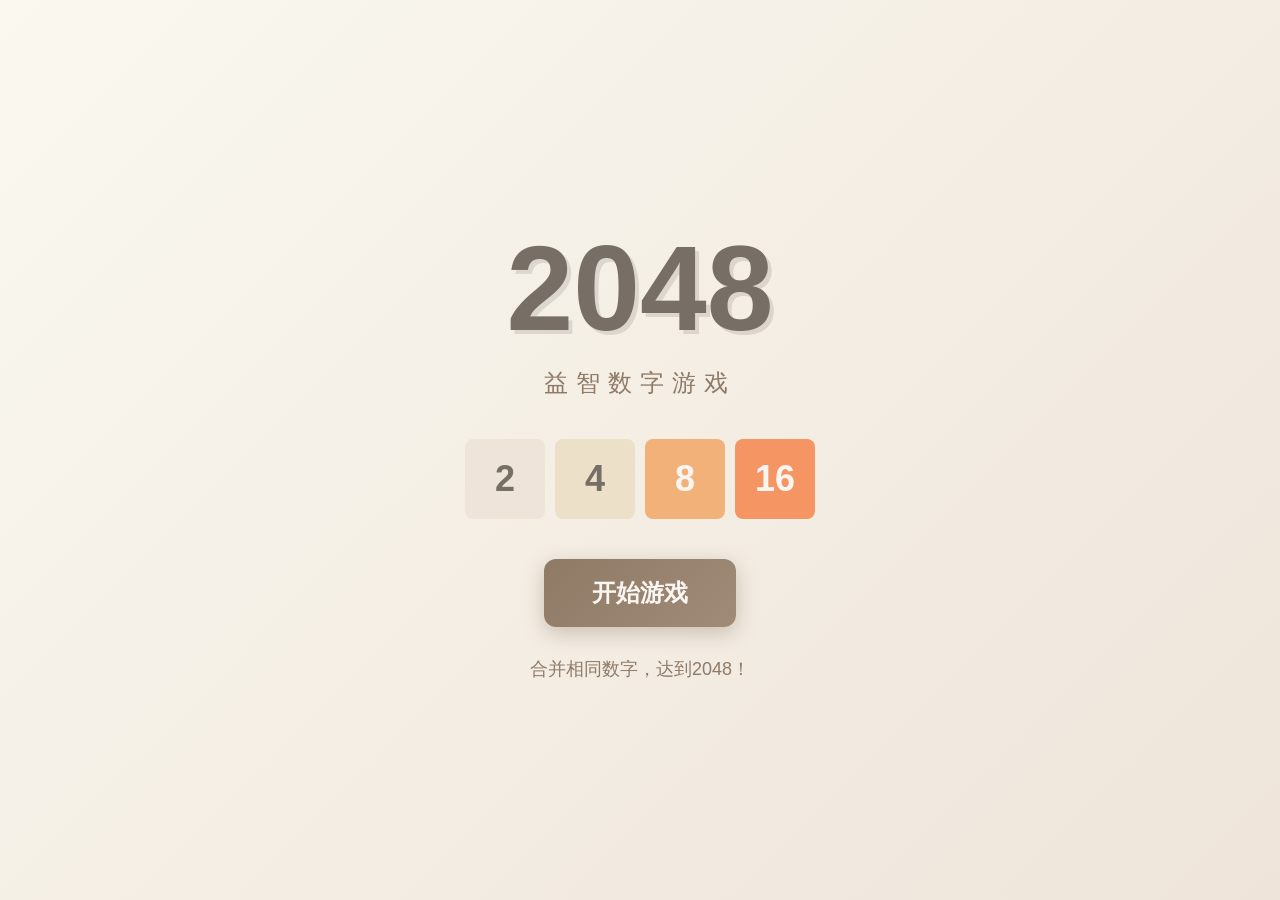
<file: index.html>
<!DOCTYPE html>
<html lang="zh-CN">
<head>
    <meta charset="UTF-8">
    <meta name="viewport" content="width=device-width, initial-scale=1.0, maximum-scale=1.0, user-scalable=no, viewport-fit=cover">
    <title>2048 小游戏</title>
    <link rel="stylesheet" href="style.css">
</head>
<body>
    <div class="splash-screen" id="splash-screen">
        <div class="splash-content">
            <div class="splash-title-container">
                <h1 class="splash-title">2048</h1>
                <div class="splash-subtitle">益智数字游戏</div>
            </div>
            <div class="splash-grid">
                <div class="splash-tile splash-tile-2">2</div>
                <div class="splash-tile splash-tile-4">4</div>
                <div class="splash-tile splash-tile-8">8</div>
                <div class="splash-tile splash-tile-16">16</div>
            </div>
            <button class="splash-start-button" id="splash-start-button">开始游戏</button>
            <div class="splash-info">
                <p>合并相同数字，达到2048！</p>
            </div>
        </div>
    </div>
    
    <div class="container" id="game-container">
        <div class="heading">
            <h1 class="title">2048</h1>
            <div class="scores-container">
                <div class="score-container">
                    <div class="score-label">得分</div>
                    <div class="score-value" id="score">0</div>
                </div>
                <div class="score-container">
                    <div class="score-label">最佳</div>
                    <div class="score-value" id="best-score">0</div>
                </div>
            </div>
        </div>
        
        <div class="above-game">
            <p class="game-intro">
                <strong>玩法:</strong> 使用 <strong>方向键</strong> 或 <strong>WASD</strong> 或 <strong></strong>滑动</strong> 移动方块。按 <strong>Ctrl+Z</strong> 撤销上一步。
            </p>
            <div class="buttons-container">
                <button class="restart-button" id="restart-button">新游戏</button>
                <button class="undo-button" id="undo-button" disabled>撤销</button>
            </div>
        </div>

        <div class="game-container">
            <div class="game-message" id="game-message">
                <p></p>
                <div class="lower">
                    <button class="keep-playing-button" id="keep-playing-button">继续</button>
                    <button class="retry-button" id="retry-button">再试一次</button>
                </div>
            </div>

            <div class="grid-container">
                <div class="grid-row">
                    <div class="grid-cell"></div>
                    <div class="grid-cell"></div>
                    <div class="grid-cell"></div>
                    <div class="grid-cell"></div>
                </div>
                <div class="grid-row">
                    <div class="grid-cell"></div>
                    <div class="grid-cell"></div>
                    <div class="grid-cell"></div>
                    <div class="grid-cell"></div>
                </div>
                <div class="grid-row">
                    <div class="grid-cell"></div>
                    <div class="grid-cell"></div>
                    <div class="grid-cell"></div>
                    <div class="grid-cell"></div>
                </div>
                <div class="grid-row">
                    <div class="grid-cell"></div>
                    <div class="grid-cell"></div>
                    <div class="grid-cell"></div>
                    <div class="grid-cell"></div>
                </div>
            </div>

            <div class="tile-container" id="tile-container"></div>
        </div>

        <p class="game-explanation">
            <strong class="important">提示:</strong> 尽量保持大数字方块在一个角落，并有序排列其他方块，这样更容易合并！
        </p>
    </div>

    <script src="script.js"></script>
</body>
</html>
</file>
<file: style.css>
/* 基础重置与字体 */
* {
    box-sizing: border-box;
    margin: 0;
    padding: 0;
}

html, body {
    font-family: "Clear Sans", "Helvetica Neue", Arial, sans-serif;
    font-size: 18px;
    background: #faf8ef;
    color: #776e65;
    overflow-x: hidden;
    touch-action: none;
    min-height: 100vh;
}

/* 开场界面 */
.splash-screen {
    position: fixed;
    top: 0;
    left: 0;
    width: 100%;
    height: 100%;
    background: linear-gradient(135deg, #faf8ef 0%, #eee4da 100%);
    display: flex;
    justify-content: center;
    align-items: center;
    z-index: 1000;
    animation: fadeIn 0.5s ease;
}

.splash-content {
    text-align: center;
    animation: slideUp 0.8s ease;
}

.splash-title-container {
    margin-bottom: 40px;
}

.splash-title {
    font-size: 120px;
    font-weight: bold;
    color: #776e65;
    margin: 0;
    text-shadow: 4px 4px 0 rgba(0, 0, 0, 0.1);
    animation: bounce 1s ease infinite;
}

.splash-subtitle {
    font-size: 24px;
    color: #8f7a66;
    margin-top: 10px;
    letter-spacing: 8px;
    text-transform: uppercase;
}

.splash-grid {
    display: flex;
    justify-content: center;
    gap: 10px;
    margin-bottom: 40px;
    perspective: 1000px;
}

.splash-tile {
    width: 80px;
    height: 80px;
    border-radius: 8px;
    display: flex;
    justify-content: center;
    align-items: center;
    font-size: 36px;
    font-weight: bold;
    animation: float 2s ease-in-out infinite;
}

.splash-tile-2 {
    background: #eee4da;
    color: #776e65;
    animation-delay: 0s;
}

.splash-tile-4 {
    background: #ede0c8;
    color: #776e65;
    animation-delay: 0.2s;
}

.splash-tile-8 {
    background: #f2b179;
    color: #f9f6f2;
    animation-delay: 0.4s;
}

.splash-tile-16 {
    background: #f59563;
    color: #f9f6f2;
    animation-delay: 0.6s;
}

.splash-start-button {
    background: linear-gradient(135deg, #8f7a66 0%, #9f8b77 100%);
    border: none;
    border-radius: 12px;
    padding: 18px 48px;
    color: #f9f6f2;
    font-size: 24px;
    font-weight: bold;
    cursor: pointer;
    transition: all 0.3s ease;
    box-shadow: 0 6px 20px rgba(143, 122, 102, 0.4);
}

.splash-start-button:hover {
    transform: translateY(-3px);
    box-shadow: 0 10px 30px rgba(143, 122, 102, 0.5);
}

.splash-start-button:active {
    transform: translateY(-1px);
}

.splash-info {
    margin-top: 30px;
}

.splash-info p {
    font-size: 18px;
    color: #8f7a66;
}

/* 开场动画 */
@keyframes fadeIn {
    from {
        opacity: 0;
    }
    to {
        opacity: 1;
    }
}

@keyframes slideUp {
    from {
        opacity: 0;
        transform: translateY(30px);
    }
    to {
        opacity: 1;
        transform: translateY(0);
    }
}

@keyframes bounce {
    0%, 100% {
        transform: scale(1);
    }
    50% {
        transform: scale(1.05);
    }
}

@keyframes float {
    0%, 100% {
        transform: translateY(0) rotateY(0deg);
    }
    50% {
        transform: translateY(-15px) rotateY(5deg);
    }
}

/* 游戏淡入动画 */
.game-fade-in {
    animation: gameFadeIn 0.5s ease;
}

@keyframes gameFadeIn {
    from {
        opacity: 0;
        transform: translateY(20px);
    }
    to {
        opacity: 1;
        transform: translateY(0);
    }
}

/* 容器 */
.container {
    width: 500px;
    margin: 0 auto;
    padding: 20px;
}

/* 头部区域 */
.heading {
    display: flex;
    justify-content: space-between;
    align-items: center;
    margin-bottom: 20px;
}

.title {
    font-size: 80px;
    font-weight: bold;
    color: #776e65;
    margin: 0;
}

.scores-container {
    display: flex;
    gap: 10px;
}

.score-container {
    background: #bbada0;
    padding: 10px 20px;
    border-radius: 6px;
    text-align: center;
    min-width: 80px;
}

.score-label {
    font-size: 13px;
    color: #eee4da;
    text-transform: uppercase;
    font-weight: bold;
}

.score-value {
    font-size: 25px;
    font-weight: bold;
    color: #ffffff;
    transition: transform 0.15s ease;
}

.score-value.score-changed {
    animation: score-pop 0.3s ease;
}

@keyframes score-pop {
    0% {
        transform: scale(1);
    }
    50% {
        transform: scale(1.3);
    }
    100% {
        transform: scale(1);
    }
}

/* 游戏上方区域 */
.above-game {
    display: flex;
    justify-content: space-between;
    align-items: center;
    margin-bottom: 20px;
}

.buttons-container {
    display: flex;
    align-items: center;
}

.game-intro {
    width: 60%;
    line-height: 1.65;
    font-size: 18px;
}

.restart-button {
    background: #8f7a66;
    border: none;
    border-radius: 3px;
    padding: 10px 20px;
    color: #f9f6f2;
    font-size: 18px;
    font-weight: bold;
    cursor: pointer;
    transition: background 0.2s ease;
}

.restart-button:hover {
    background: #9f8a76;
}

.undo-button {
    background: #8f7a66;
    border: none;
    border-radius: 3px;
    padding: 10px 20px;
    color: #f9f6f2;
    font-size: 18px;
    font-weight: bold;
    cursor: pointer;
    transition: background 0.2s ease;
    margin-left: 10px;
}

.undo-button:hover:not(:disabled) {
    background: #9f8a76;
}

.undo-button:disabled {
    background: #ccc;
    cursor: not-allowed;
    opacity: 0.5;
}

/* 游戏主容器 */
.game-container {
    position: relative;
    background: #bbada0;
    border-radius: 6px;
    width: 500px;
    height: 500px;
    padding: 15px;
    touch-action: none;
}

/* 消息弹窗 */
.game-message {
    display: none;
    position: absolute;
    top: 0;
    left: 0;
    right: 0;
    bottom: 0;
    background: rgba(238, 228, 218, 0.73);
    z-index: 100;
    flex-direction: column;
    align-items: center;
    justify-content: center;
    text-align: center;
    border-radius: 6px;
    animation: fade-in 0.5s ease;
}

.game-message.game-won {
    background: rgba(237, 194, 46, 0.5);
    color: #f9f6f2;
}

.game-message.game-over {
    background: rgba(238, 228, 218, 0.73);
}

.game-message p {
    font-size: 60px;
    font-weight: bold;
    margin-bottom: 20px;
}

.game-message .lower {
    display: flex;
    gap: 10px;
}

.keep-playing-button,
.retry-button {
    background: #8f7a66;
    border: none;
    border-radius: 3px;
    padding: 10px 20px;
    color: #f9f6f2;
    font-size: 18px;
    font-weight: bold;
    cursor: pointer;
    transition: background 0.2s ease;
}

.keep-playing-button:hover,
.retry-button:hover {
    background: #9f8a76;
}

/* 网格背景 */
.grid-container {
    position: absolute;
    z-index: 1;
    top: 15px;
    left: 15px;
}

.grid-row {
    display: flex;
    margin-bottom: 15px;
}

.grid-row:last-child {
    margin-bottom: 0;
}

.grid-cell {
    width: 106.25px;
    height: 106.25px;
    margin-right: 15px;
    background: rgba(238, 228, 218, 0.35);
    border-radius: 3px;
}

.grid-cell:last-child {
    margin-right: 0;
}

/* 方块容器与方块 */
.tile-container {
    position: absolute;
    z-index: 2;
    top: 15px;
    left: 15px;
}

.tile {
    position: absolute;
    background: #eee4da;
    border-radius: 3px;
    font-size: 55px;
    font-weight: bold;
    display: flex;
    justify-content: center;
    align-items: center;
    transition: transform 0.15s ease-in-out, background 0.15s ease;
    z-index: 10;
    box-sizing: border-box;
}

.tile.tile-new {
    animation: appear 0.2s ease-in-out;
}

.tile.tile-merged {
    animation: pop 0.2s ease-in-out;
}

/* 不同数字的方块颜色 */
.tile-2 {
    background: #eee4da;
    color: #776e65;
    font-size: 55px;
}

.tile-4 {
    background: #ede0c8;
    color: #776e65;
    font-size: 55px;
}

.tile-8 {
    background: #f2b179;
    color: #f9f6f2;
    font-size: 55px;
}

.tile-16 {
    background: #f59563;
    color: #f9f6f2;
    font-size: 55px;
}

.tile-32 {
    background: #f67c5f;
    color: #f9f6f2;
    font-size: 55px;
}

.tile-64 {
    background: #f65e3b;
    color: #f9f6f2;
    font-size: 55px;
}

.tile-128 {
    background: #edcf72;
    color: #f9f6f2;
    font-size: 45px;
    box-shadow: 0 0 30px 10px rgba(243, 215, 116, 0.2381), inset 0 0 0 1px rgba(255, 255, 255, 0.14286);
}

.tile-256 {
    background: #edcc61;
    color: #f9f6f2;
    font-size: 45px;
    box-shadow: 0 0 30px 10px rgba(243, 215, 116, 0.31746), inset 0 0 0 1px rgba(255, 255, 255, 0.19048);
}

.tile-512 {
    background: #edc850;
    color: #f9f6f2;
    font-size: 45px;
    box-shadow: 0 0 30px 10px rgba(243, 215, 116, 0.39683), inset 0 0 0 1px rgba(255, 255, 255, 0.2381);
}

.tile-1024 {
    background: #edc53f;
    color: #f9f6f2;
    font-size: 35px;
    box-shadow: 0 0 30px 10px rgba(243, 215, 116, 0.47619), inset 0 0 0 1px rgba(255, 255, 255, 0.28571);
}

.tile-2048 {
    background: #edc22e;
    color: #f9f6f2;
    font-size: 35px;
    box-shadow: 0 0 30px 10px rgba(243, 215, 116, 0.55556), inset 0 0 0 1px rgba(255, 255, 255, 0.33333);
}

.tile-super {
    background: #3c3a32;
    color: #f9f6f2;
    font-size: 30px;
}

/* 动画 */
@keyframes appear {
    0% {
        opacity: 0;
        transform: scale(0);
    }
    100% {
        opacity: 1;
        transform: scale(1);
    }
}

@keyframes pop {
    0% {
        transform: scale(1);
    }
    50% {
        transform: scale(1.2);
    }
    100% {
        transform: scale(1);
    }
}

@keyframes fade-in {
    0% {
        opacity: 0;
    }
    100% {
        opacity: 1;
    }
}

/* 分数增加动画 */
.score-addition {
    position: absolute;
    color: #776e65;
    font-size: 25px;
    font-weight: bold;
    z-index: 100;
    animation: move-up 0.6s ease-in-out;
    pointer-events: none;
}

@keyframes move-up {
    0% {
        opacity: 1;
        transform: translateY(0);
    }
    100% {
        opacity: 0;
        transform: translateY(-40px);
    }
}

/* 底部提示 */
.game-explanation {
    margin-top: 20px;
    line-height: 1.65;
    font-size: 16px;
}

.important {
    color: #8f7a66;
}

/* 响应式适配 */
/* 开场界面响应式适配 */
@media screen and (max-width: 520px) {
    .splash-title {
        font-size: 80px;
    }
    
    .splash-subtitle {
        font-size: 18px;
        letter-spacing: 4px;
    }
    
    .splash-tile {
        width: 60px;
        height: 60px;
        font-size: 28px;
    }
    
    .splash-start-button {
        padding: 14px 36px;
        font-size: 20px;
    }
    
    .splash-info p {
        font-size: 16px;
    }
}

@media screen and (max-width: 360px) {
    .splash-title {
        font-size: 60px;
    }
    
    .splash-subtitle {
        font-size: 14px;
        letter-spacing: 2px;
    }
    
    .splash-tile {
        width: 50px;
        height: 50px;
        font-size: 22px;
    }
    
    .splash-grid {
        gap: 8px;
    }
}

@media screen and (max-width: 520px) {
    body {
        min-height: 100vh;
        display: flex;
        flex-direction: column;
        padding-bottom: env(safe-area-inset-bottom);
    }

    .container {
        width: 100%;
        padding: 10px;
        flex: 1;
        display: flex;
        flex-direction: column;
        box-sizing: border-box;
    }

    .title {
        font-size: 48px;
    }

    .game-container {
        width: 100%;
        max-width: 480px;
        margin: 0 auto;
        height: auto;
        aspect-ratio: 1 / 1;
        padding: 10px;
        touch-action: manipulation;
    }

    .grid-container,
    .tile-container {
        top: 10px;
        left: 10px;
    }

    .grid-cell {
        width: calc((100% - 30px) / 4);
        height: auto;
        aspect-ratio: 1 / 1;
        margin-right: 10px;
    }

    .grid-row {
        margin-bottom: 10px;
    }

    .tile {
        width: calc((100% - 30px) / 4);
        height: auto;
        aspect-ratio: 1 / 1;
        font-size: 32px;
    }

    .tile-128,
    .tile-256,
    .tile-512 {
        font-size: 26px;
    }

    .tile-1024,
    .tile-2048 {
        font-size: 20px;
    }

    .tile-super {
        font-size: 16px;
    }

    .game-message p {
        font-size: 36px;
    }

    .above-game {
        flex-direction: column;
        align-items: flex-start;
        gap: 10px;
        margin-bottom: 15px;
    }

    .game-intro {
        width: 100%;
        font-size: 13px;
        line-height: 1.5;
    }

    .restart-button,
    .undo-button {
        font-size: 15px;
        padding: 8px 14px;
    }

    .undo-button {
        margin-left: 8px;
    }

    .scores-container {
        gap: 8px;
    }

    .score-container {
        min-width: 70px;
        padding: 8px 15px;
    }

    .score-value {
        font-size: 22px;
    }

    .game-explanation {
        font-size: 14px;
        margin-top: 15px;
    }
}

@media screen and (max-width: 360px) {
    .title {
        font-size: 40px;
    }

    .tile {
        font-size: 28px;
    }

    .tile-128,
    .tile-256,
    .tile-512 {
        font-size: 22px;
    }

    .tile-1024,
    .tile-2048 {
        font-size: 18px;
    }

    .tile-super {
        font-size: 14px;
    }

    .game-message p {
        font-size: 30px;
    }
}
</file>
